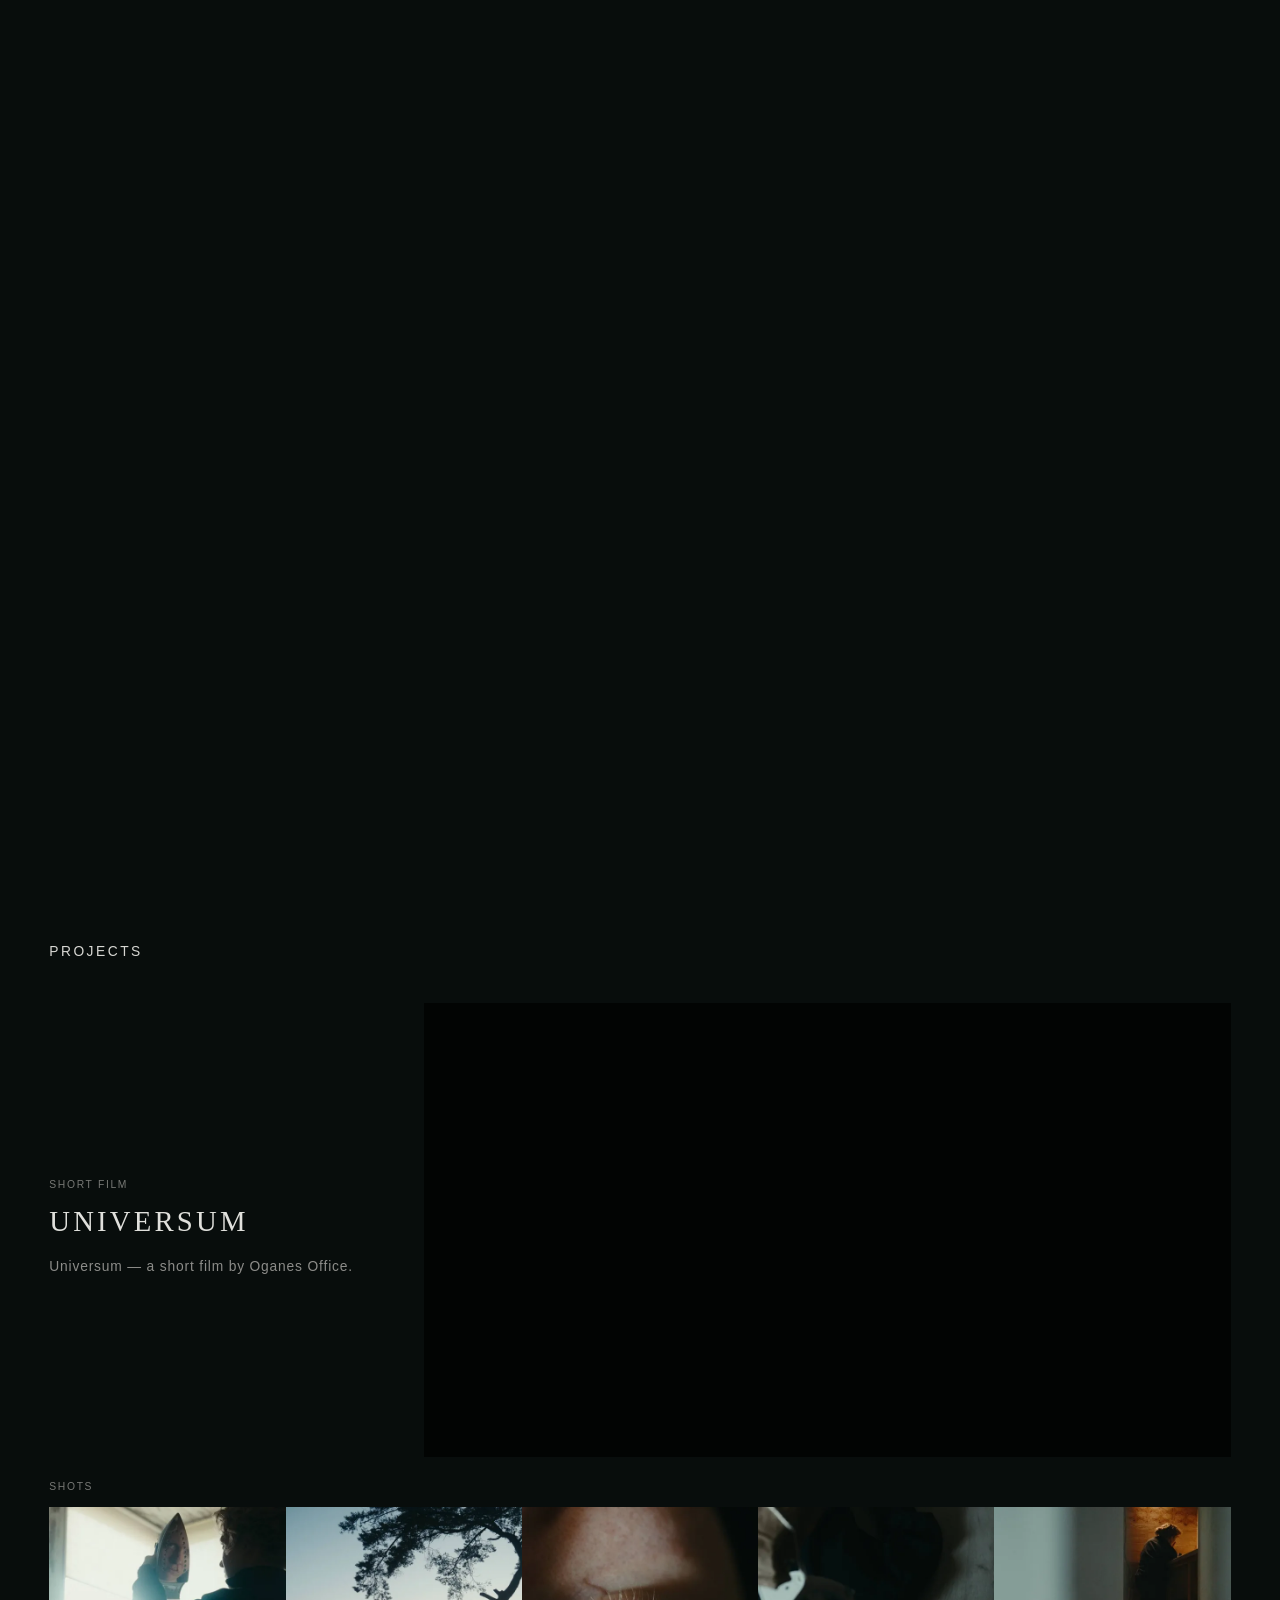
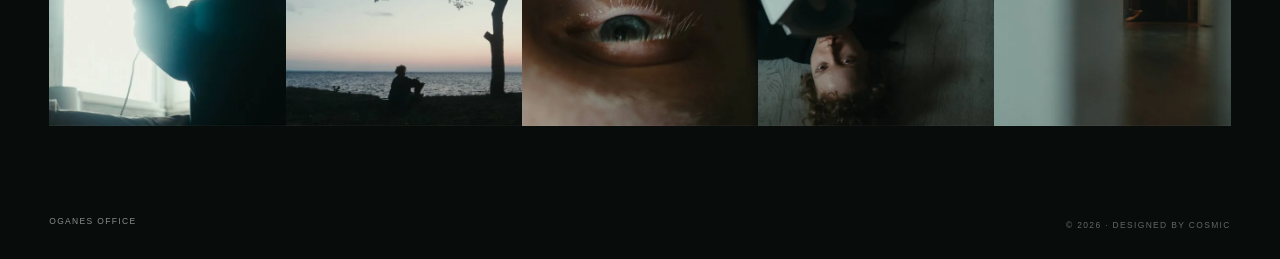
<file: index.html>
<!doctype html>
<html lang="en">
<head>
  <meta charset="UTF-8">
  <meta name="viewport" content="width=device-width, initial-scale=1">
  <meta name="description" content="Oganes Office video production">
  <title>Oganes Office</title>
  <link rel="icon" href="site/icon.svg" type="image/svg+xml">
  <link rel="stylesheet" href="site/style.css">
</head>
<body>
  <header class="site-header" aria-label="Main navigation">
    <a class="brand" href="#" aria-label="Oganes Office home">Oganes<br>Office</a>
    <nav>
      <a href="#projects">Projects</a>
      <a href="#contact" data-contact-trigger>Contact</a>
    </nav>
  </header>

  <main>
    <section class="hero-scroll" aria-label="Oganes Office introduction">
      <div class="hero">
        <video class="hero-video" autoplay muted playsinline preload="auto" tabindex="-1" aria-hidden="true">
          <source media="(max-width: 767px)" src="site/mp4/hero-mobile.mp4" type="video/mp4">
          <source src="site/mp4/hero-scroll.mp4" type="video/mp4">
        </video>
        <h1 class="hero-title" aria-label="Oganes Office"><span>Oganes</span><span>Office</span></h1>
      </div>
    </section>

    <div class="interface">
      <section class="projects" id="projects">
        <div class="section-heading">
          <h2>Projects</h2>
        </div>
        <div id="projects-list" aria-live="polite">
          <p class="projects-status">Loading projects…</p>
        </div>
      </section>

      <footer>
        <div class="footer-about">
          <button class="footer-logo" type="button" data-contact-trigger>Oganes Office</button>
        </div>
        <div class="footer-right">
          <p class="copyright">© 2026 · <a href="https://cosmic-b.github.io/3-cosmicsite" target="_blank" rel="noopener noreferrer">Designed by Cosmic</a></p>
        </div>
      </footer>
    </div>
  </main>

  <div class="site-modal" id="site-modal" role="dialog" aria-modal="true" aria-labelledby="modal-title" aria-hidden="true" hidden>
    <h2 class="visually-hidden" id="modal-title">Modal</h2>
    <button class="modal-close" type="button" aria-label="Close modal">×</button>
    <div class="modal-content"></div>
  </div>

  <noscript><style>.site-header,.interface{opacity:1!important;visibility:visible!important}.hero-title{color:#bd1019!important}</style></noscript>
  <script src="site/script.js"></script>
</body>
</html>
</file>
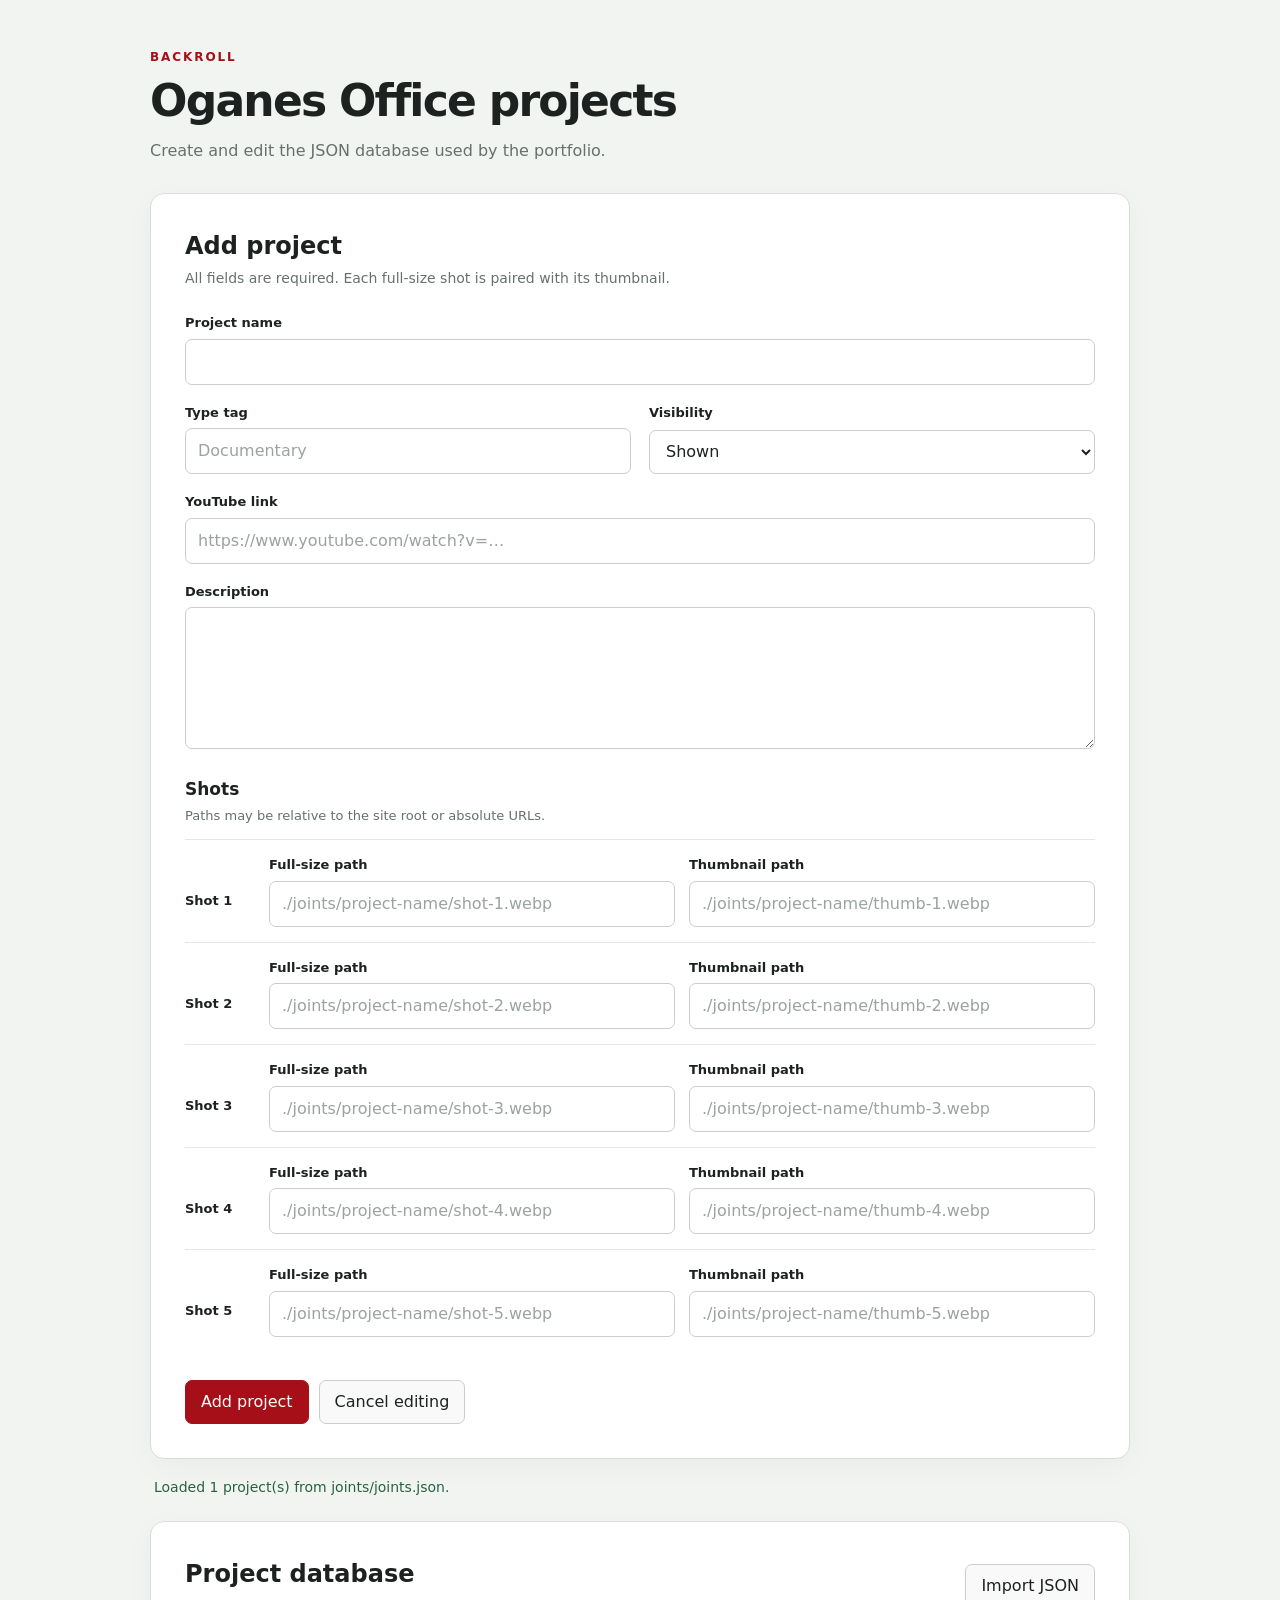
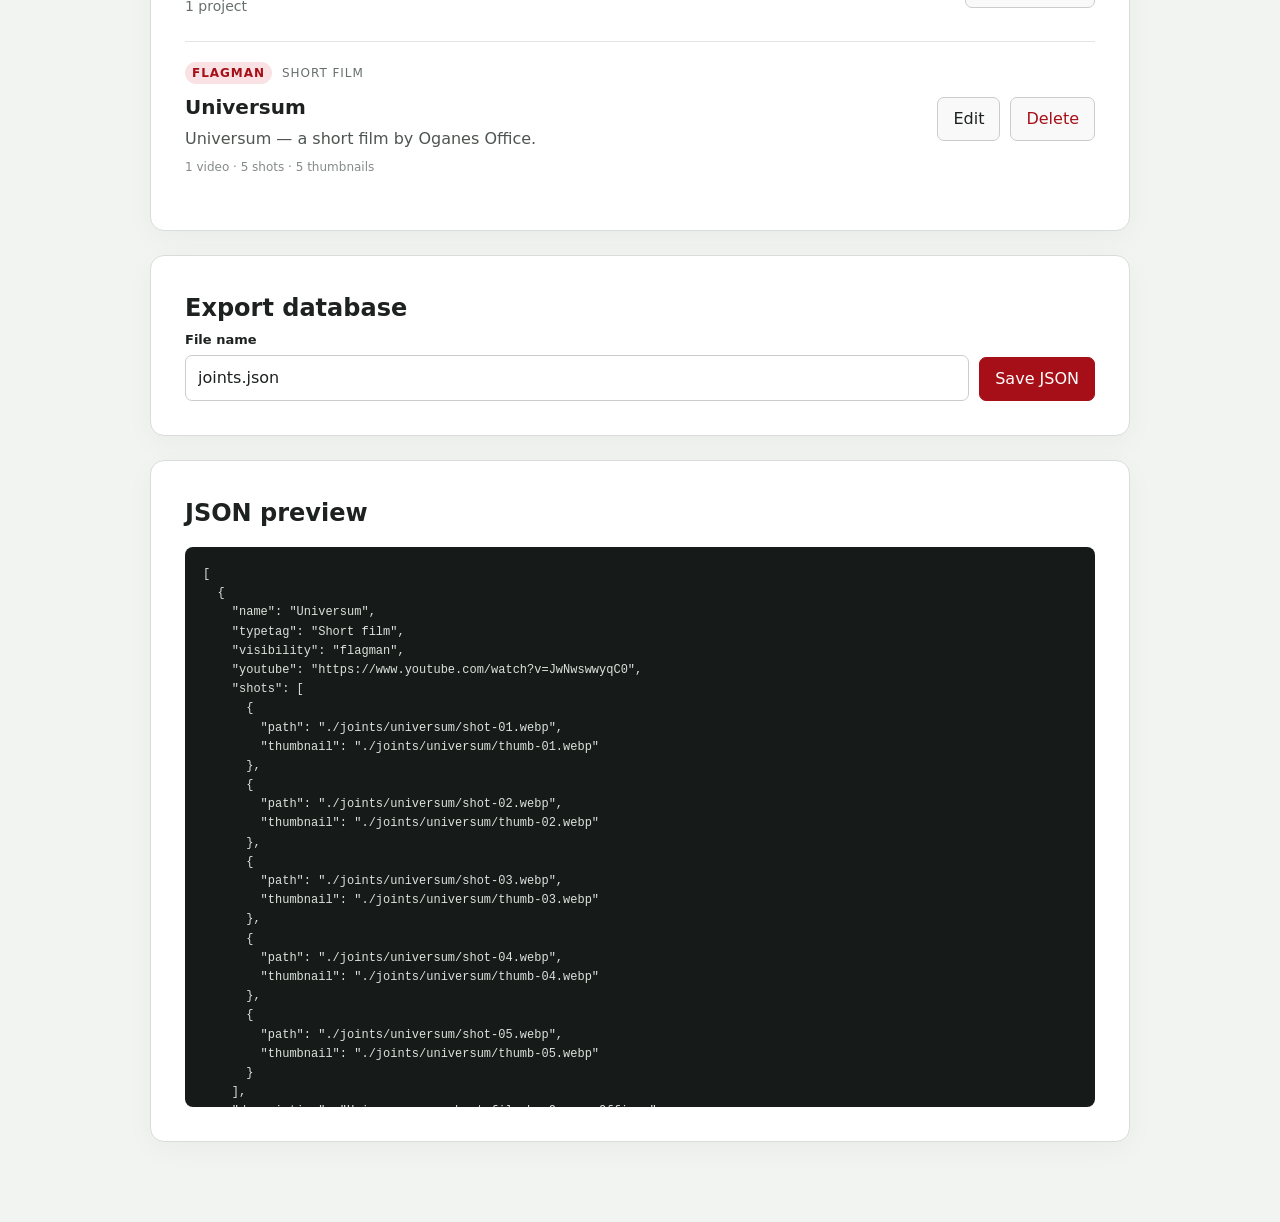
<file: backroll/index.html>
<!doctype html>
<html lang="en">
<head>
    <meta charset="UTF-8">
    <meta name="viewport" content="width=device-width, initial-scale=1">
    <title>Backroll — Oganes Office projects</title>
    <link rel="stylesheet" href="./backroll.css">
    <script src="./backroll.js" defer></script>
</head>
<body>
    <main>
        <header class="page-header">
            <p class="product-name">Backroll</p>
            <h1>Oganes Office projects</h1>
            <p>Create and edit the JSON database used by the portfolio.</p>
        </header>

        <form id="project-form">
            <div class="form-heading">
                <h2 id="form-title">Add project</h2>
                <p>All fields are required. Each full-size shot is paired with its thumbnail.</p>
            </div>

            <div class="field-grid">
                <div class="field field-wide">
                    <label for="name">Project name</label>
                    <input id="name" name="name" type="text" autocomplete="off" required>
                </div>

                <div class="field">
                    <label for="typetag">Type tag</label>
                    <input id="typetag" name="typetag" type="text" autocomplete="off" placeholder="Documentary" required>
                </div>

                <div class="field">
                    <label for="visibility">Visibility</label>
                    <select id="visibility" name="visibility" required>
                        <option value="shown">Shown</option>
                        <option value="flagman">Flagman</option>
                        <option value="hidden">Hidden</option>
                    </select>
                </div>

                <div class="field field-wide">
                    <label for="youtube">YouTube link</label>
                    <input id="youtube" name="youtube" type="url" inputmode="url" autocomplete="url" placeholder="https://www.youtube.com/watch?v=…" required>
                </div>

                <div class="field field-wide">
                    <label for="description">Description</label>
                    <textarea id="description" name="description" rows="5" required></textarea>
                </div>
            </div>

            <fieldset>
                <legend>Shots</legend>
                <p class="fieldset-help">Paths may be relative to the site root or absolute URLs.</p>
                <div id="shots-fields"></div>
            </fieldset>

            <div class="form-actions">
                <button id="submit-button" class="primary" type="submit">Add project</button>
                <button id="cancel-button" type="button" hidden>Cancel editing</button>
            </div>
        </form>

        <p id="status" role="status" aria-live="polite"></p>

        <section aria-labelledby="database-heading">
            <div class="section-heading">
                <div>
                    <h2 id="database-heading">Project database</h2>
                    <p id="project-count">0 projects</p>
                </div>
                <label class="file-button" for="json-file">Import JSON</label>
                <input id="json-file" type="file" accept=".json,application/json">
            </div>
            <div id="database-list"></div>
        </section>

        <section aria-labelledby="save-heading">
            <h2 id="save-heading">Export database</h2>
            <div class="save-row">
                <div class="field">
                    <label for="save-filename">File name</label>
                    <input id="save-filename" type="text" value="joints.json" autocomplete="off">
                </div>
                <button id="save-json-button" class="primary" type="button">Save JSON</button>
            </div>
        </section>

        <section aria-labelledby="json-heading">
            <h2 id="json-heading">JSON preview</h2>
            <pre id="output"></pre>
        </section>
    </main>
</body>
</html>
</file>
<file: site/style.css>
:root {
  --red: #bd1019;
  --black: #080d0c;
  --white: #d7d7d3;
  --muted: #777875;
  --line: #262826;
  --page-pad: clamp(26px, 3.85vw, 60px);
}

* { box-sizing: border-box; }

html { background: var(--black); scroll-behavior: smooth; }

body {
  margin: 0;
  overflow-x: hidden;
  background: var(--black);
  color: var(--white);
  font-family: "Helvetica Neue", Helvetica, Arial, sans-serif;
  font-size: 16.1px;
  letter-spacing: .08em;
}

body.modal-open { overflow: hidden; }
.visually-hidden { position: absolute; width: 1px; height: 1px; padding: 0; overflow: hidden; clip: rect(0, 0, 0, 0); white-space: nowrap; border: 0; }

a { color: inherit; text-decoration: none; }
a:focus-visible { outline: 1px solid var(--red); outline-offset: 7px; }

.site-header {
  position: fixed;
  z-index: 20;
  inset: 0 0 auto;
  display: flex;
  align-items: flex-start;
  justify-content: space-between;
  padding: 28px var(--page-pad);
  opacity: 0;
  visibility: hidden;
  transition: opacity .65s ease, visibility .65s;
}

body.interface-visible .site-header { opacity: 1; visibility: visible; }

.brand {
  color: var(--red);
  font-size: 12.65px;
  font-weight: 600;
  line-height: 1.6;
  letter-spacing: .28em;
  opacity: var(--logo-opacity, 0);
  transition: opacity .12s linear;
  text-transform: uppercase;
}

nav { display: flex; gap: clamp(26px, 3.3vw, 54px); padding-top: 5px; }
nav a, .section-heading, .eyebrow, .watch-link, footer { text-transform: uppercase; }
nav a { font-size: 12.65px; letter-spacing: .12em; }
nav a:hover { color: var(--red); }

.hero-scroll { height: 100vh; height: 100svh; }

.hero {
  position: sticky;
  top: 0;
  width: 100%;
  height: 100vh;
  height: 100svh;
  overflow: hidden;
  background: var(--black);
}

.hero-video {
  position: absolute;
  top: 0;
  left: 50%;
  width: auto;
  height: 100%;
  max-width: none;
  transform: translateX(-50%);
  pointer-events: none;
  user-select: none;
}

.hero-title {
  position: absolute;
  z-index: 2;
  inset: 0;
  margin: 0;
  padding: 0;
  color: transparent;
  font-family: "Times New Roman", Times, serif;
  font-size: 10vh;
  font-weight: 400;
  line-height: 11.15vh;
  letter-spacing: 0;
  text-transform: uppercase;
  user-select: text;
}

.hero-title span {
  position: absolute;
  top: 7.3vh;
  left: calc(50% - 18.54vh);
  width: .8em;
  overflow-wrap: anywhere;
  word-break: break-all;
  text-align: center;
  transform: translateX(-50%);
}

.hero-title span:nth-child(2) {
  top: 29.6vh;
  left: calc(50% + 18.13vh);
}
.video-failed .hero-title { color: var(--red); }
.video-failed .hero-scroll { height: 100vh; height: 100svh; }
.hero-title::selection, .hero-title span::selection { color: transparent; background: rgba(189,16,25,.45); }

.interface {
  position: relative;
  z-index: 4;
  margin-top: -1px;
  padding: 0 var(--page-pad);
  background: var(--black);
  opacity: 1;
  visibility: visible;
}

.projects { scroll-margin-top: 76px; }

.section-heading {
  display: flex;
  justify-content: space-between;
  align-items: center;
  min-height: 104px;
}

.section-heading h2 { margin: 0; font-size: 13.8px; font-weight: 400; letter-spacing: .18em; }
.projects-status { margin: 0; padding: 50px 0 80px; color: var(--muted); font-size: 12.65px; }
.projects-status.error { color: var(--red); }
.project-entry { padding-bottom: 44px; }
.project-entry + .project-entry { padding-top: 64px; }

.featured-project {
  display: grid;
  grid-template-columns: minmax(220px, 29%) 1fr;
  align-items: center;
  min-height: 375px;
  gap: 32px;
  padding-bottom: 24px;
}

.project-copy { align-self: center; }
.eyebrow { margin: 0 0 15px; color: var(--muted); font-size: 10.35px; letter-spacing: .16em; }
.project-copy h3 {
  margin: 0 0 16px;
  color: #e0e0dc;
  font-family: Georgia, "Times New Roman", serif;
  font-size: 28.75px;
  font-weight: 400;
  letter-spacing: .11em;
  text-transform: uppercase;
}
.project-copy > p:not(.eyebrow) { margin: 0; color: #8c8c89; font-size: 13.8px; line-height: 1.9; letter-spacing: .06em; }
.media-placeholder,
.shot-card.is-missing {
  position: relative;
  display: grid;
  place-items: center;
  overflow: hidden;
  border: 1px solid #30322f;
  background:
    linear-gradient(135deg, rgba(255,255,255,.025), transparent 45%),
    #0b0d0c;
  color: #5f615e;
  font-family: ui-monospace, SFMono-Regular, Menlo, monospace;
  font-size: 11.5px;
  letter-spacing: .06em;
}

.media-placeholder::after,
.shot-card.is-missing::after {
  content: "";
  position: absolute;
  inset: 8px;
  border: 1px solid rgba(255,255,255,.025);
}

.project-video { position: relative; aspect-ratio: 16 / 9; background: #020403; }
.project-video.media-placeholder { border: 0; }
.project-video.media-placeholder::after { display: none; }
.project-video iframe { display: block; width: 100%; height: 100%; border: 0; }

.shots { padding: 0; }
.shots-grid { display: grid; grid-template-columns: repeat(5, 1fr); gap: 0; }
.shot-card { position: relative; display: grid; place-items: center; width: 100%; padding: 0; overflow: hidden; aspect-ratio: 1.08 / 1; border: 0; border-radius: 0; background: #fff; color: inherit; cursor: zoom-in; }
.shot-card.is-missing { border: 0; }
.shot-card img { display: block; width: 100%; height: 100%; object-fit: cover; transition: opacity .25s ease; }
.shot-card:hover img { opacity: .9; }
.shot-card.is-missing::before { content: attr(data-label); }
.shot-card.is-missing img { display: none; }

.site-modal {
  position: fixed;
  z-index: 100;
  inset: 0;
  display: grid;
  place-items: center;
  padding: 0;
  background: rgba(0, 0, 0, .9);
  opacity: 0;
  transition: opacity .25s ease;
}

.site-modal[hidden] { display: none; }
.site-modal.is-open { opacity: 1; }
.modal-content { display: grid; width: 100%; height: 100%; place-items: center; }
.modal-close {
  position: fixed;
  z-index: 2;
  top: 24px;
  right: var(--page-pad);
  width: 44px;
  height: 44px;
  padding: 0;
  border: 0;
  background: transparent;
  color: #fff;
  font: 300 36px/1 Arial, sans-serif;
  cursor: pointer;
}
.modal-shot { display: grid; width: 100%; height: 100%; place-items: center; }
.modal-shot img { display: block; max-width: 100vw; max-height: 100vh; width: auto; height: auto; object-fit: contain; }
.contact-links { display: flex; flex-wrap: wrap; justify-content: center; gap: clamp(26px, 6vw, 90px); }
.contact-links a { color: #fff; font-size: clamp(13.8px, 1.4375vw, 20.7px); letter-spacing: .18em; text-transform: uppercase; }
.contact-links a:hover { color: var(--red); }

footer {
  display: grid;
  grid-template-columns: 1fr auto;
  align-items: end;
  gap: 24px;
  min-height: 0;
  padding: 44px 0 26px;
  color: #656663;
  font-size: 8.46px;
  letter-spacing: .16em;
  line-height: 1.8;
}
.footer-logo {
  margin: 0 0 4px;
  padding: 0;
  border: 0;
  background: transparent;
  color: #8c8d89;
  font: inherit;
  letter-spacing: inherit;
  text-transform: inherit;
  white-space: nowrap;
  cursor: pointer;
}
.footer-logo:hover { color: var(--red); }
.footer-logo:focus-visible { outline: 1px solid var(--red); outline-offset: 7px; }
.footer-right { display: flex; align-items: baseline; gap: clamp(20px, 4vw, 60px); white-space: nowrap; }
.copyright { margin: 0; white-space: nowrap; }
.copyright a:hover { color: var(--red); }

@media (max-width: 700px) {
  :root { --page-pad: 20px; }
  .site-header { padding-top: 20px; }
  nav { gap: 18px; }
  nav a { font-size: 10.35px; }
  .brand { font-size: 10.35px; }
  .section-heading { min-height: 82px; }
  .project-entry { padding-bottom: 36px; }
  .project-entry + .project-entry { padding-top: 44px; }
  .featured-project { display: flex; flex-direction: column-reverse; align-items: stretch; gap: 27px; padding-bottom: 24px; }
  .project-copy h3 { font-size: 25.3px; }
  .shots-grid { grid-template-columns: repeat(2, 1fr); gap: 0; }
  .shots-grid .shot-card:last-child { grid-column: 1 / -1; aspect-ratio: 2.15 / 1; }
  footer { grid-template-columns: 1fr auto; gap: 12px; padding: 36px 0 26px; }
  .footer-right { gap: 16px; }
  .socials { gap: 25px; }
}

@media (prefers-reduced-motion: reduce) {
  html { scroll-behavior: auto; }
  .hero-scroll { height: 100vh; height: 100svh; }
  .site-header, .interface { transition: none; }
}
</file>
<file: backroll/backroll.css>
:root {
    color-scheme: light;
    --ink: #1d211f;
    --muted: #68706c;
    --line: #d8ddda;
    --surface: #ffffff;
    --canvas: #f2f4f2;
    --accent: #a70f18;
    --accent-dark: #820b12;
    --focus: #2769c4;
}

* { box-sizing: border-box; }

body {
    margin: 0;
    color: var(--ink);
    background: var(--canvas);
    font-family: Inter, ui-sans-serif, system-ui, -apple-system, BlinkMacSystemFont, "Segoe UI", sans-serif;
    line-height: 1.5;
}

main {
    width: min(980px, calc(100% - 32px));
    margin: 48px auto 80px;
}

.page-header { margin-bottom: 30px; }
.page-header h1 { margin: 2px 0 5px; font-size: clamp(28px, 4vw, 44px); letter-spacing: -.04em; }
.page-header > p:last-child, .form-heading p, .section-heading p, .fieldset-help { color: var(--muted); }
.product-name { margin: 0; color: var(--accent); font-size: 12px; font-weight: 750; letter-spacing: .16em; text-transform: uppercase; }

form,
section {
    margin-bottom: 24px;
    padding: clamp(20px, 4vw, 34px);
    border: 1px solid var(--line);
    border-radius: 14px;
    background: var(--surface);
    box-shadow: 0 8px 30px rgba(28, 39, 33, .035);
}

h2, h3, p { margin-top: 0; }
.form-heading, .section-heading { margin-bottom: 24px; }
.form-heading h2, section h2 { margin-bottom: 4px; }
.form-heading p, .section-heading p { margin-bottom: 0; font-size: 14px; }

.field-grid {
    display: grid;
    grid-template-columns: repeat(2, minmax(0, 1fr));
    gap: 18px;
}

.field { display: grid; gap: 6px; }
.field-wide { grid-column: 1 / -1; }

label,
legend {
    font-size: 13px;
    font-weight: 700;
}

input,
select,
textarea,
button,
.file-button {
    border: 1px solid #c9cecb;
    border-radius: 7px;
    font: inherit;
}

input,
select,
textarea {
    width: 100%;
    padding: 10px 12px;
    color: var(--ink);
    background: white;
}

textarea { resize: vertical; min-height: 112px; }
input::placeholder { color: #9ca29f; }
input:focus, select:focus, textarea:focus, button:focus-visible, .file-button:focus-visible {
    outline: 3px solid color-mix(in srgb, var(--focus) 22%, transparent);
    border-color: var(--focus);
}

fieldset {
    margin: 28px 0;
    padding: 0;
    border: 0;
}

legend { padding: 0; font-size: 17px; }
.fieldset-help { margin: 3px 0 14px; font-size: 13px; }

.shot-row {
    display: grid;
    grid-template-columns: 70px 1fr 1fr;
    gap: 14px;
    align-items: end;
    padding: 15px 0;
    border-top: 1px solid #e5e8e6;
}

.shot-row > p {
    align-self: center;
    margin: 20px 0 0;
    font-size: 13px;
    font-weight: 750;
}

button,
.file-button {
    display: inline-flex;
    align-items: center;
    justify-content: center;
    min-height: 42px;
    padding: 9px 15px;
    color: var(--ink);
    background: #f8f9f8;
    cursor: pointer;
}

button:hover, .file-button:hover { background: #eff1ef; }
button.primary { border-color: var(--accent); color: white; background: var(--accent); }
button.primary:hover { background: var(--accent-dark); }
button.danger { color: var(--accent); }
.form-actions, .project-actions, .save-row { display: flex; gap: 10px; }

#status {
    min-height: 26px;
    margin: -6px 4px 18px;
    color: #27633d;
    font-size: 14px;
}
#status.error { color: var(--accent); }

.section-heading {
    display: flex;
    align-items: center;
    justify-content: space-between;
    gap: 20px;
}

#json-file {
    position: absolute;
    width: 1px;
    height: 1px;
    overflow: hidden;
    clip: rect(0 0 0 0);
    clip-path: inset(50%);
    white-space: nowrap;
}

.project-card {
    display: flex;
    align-items: center;
    justify-content: space-between;
    gap: 24px;
    padding: 20px 0;
    border-top: 1px solid #e2e6e3;
}

.project-summary { min-width: 0; }
.project-summary h3 { margin: 8px 0 5px; font-size: 20px; }
.project-summary > p:not(.media-count) {
    display: -webkit-box;
    overflow: hidden;
    margin-bottom: 7px;
    color: #4e5551;
    -webkit-box-orient: vertical;
    -webkit-line-clamp: 2;
}
.project-meta { display: flex; align-items: center; gap: 10px; color: var(--muted); font-size: 12px; text-transform: uppercase; letter-spacing: .08em; }
.visibility { padding: 2px 7px; border-radius: 999px; background: #e7eae8; color: #505753; font-weight: 750; }
.visibility-flagman { background: #fae2e4; color: var(--accent); }
.visibility-shown { background: #e0f0e5; color: #25643b; }
.visibility-hidden { background: #e8e9e8; color: #636864; }
.media-count { margin: 0; color: #858b87; font-size: 12px; }
.empty-state { margin: 0; padding: 18px 0 4px; border-top: 1px solid #e2e6e3; color: var(--muted); }

.save-row { align-items: end; }
.save-row .field { flex: 1; }

pre {
    max-height: 560px;
    overflow: auto;
    margin: 16px 0 0;
    padding: 18px;
    border-radius: 8px;
    background: #161a18;
    color: #dae3dd;
    font: 12px/1.6 ui-monospace, SFMono-Regular, Menlo, Consolas, monospace;
    tab-size: 2;
}

@media (max-width: 700px) {
    main { margin-top: 26px; }
    .field-grid { grid-template-columns: 1fr; }
    .field-wide { grid-column: auto; }
    .shot-row { grid-template-columns: 1fr; gap: 9px; }
    .shot-row > p { margin: 0; }
    .section-heading, .project-card { align-items: stretch; flex-direction: column; }
    .project-actions button { flex: 1; }
}

@media (max-width: 430px) {
    .form-actions, .save-row { align-items: stretch; flex-direction: column; }
}
</file>
